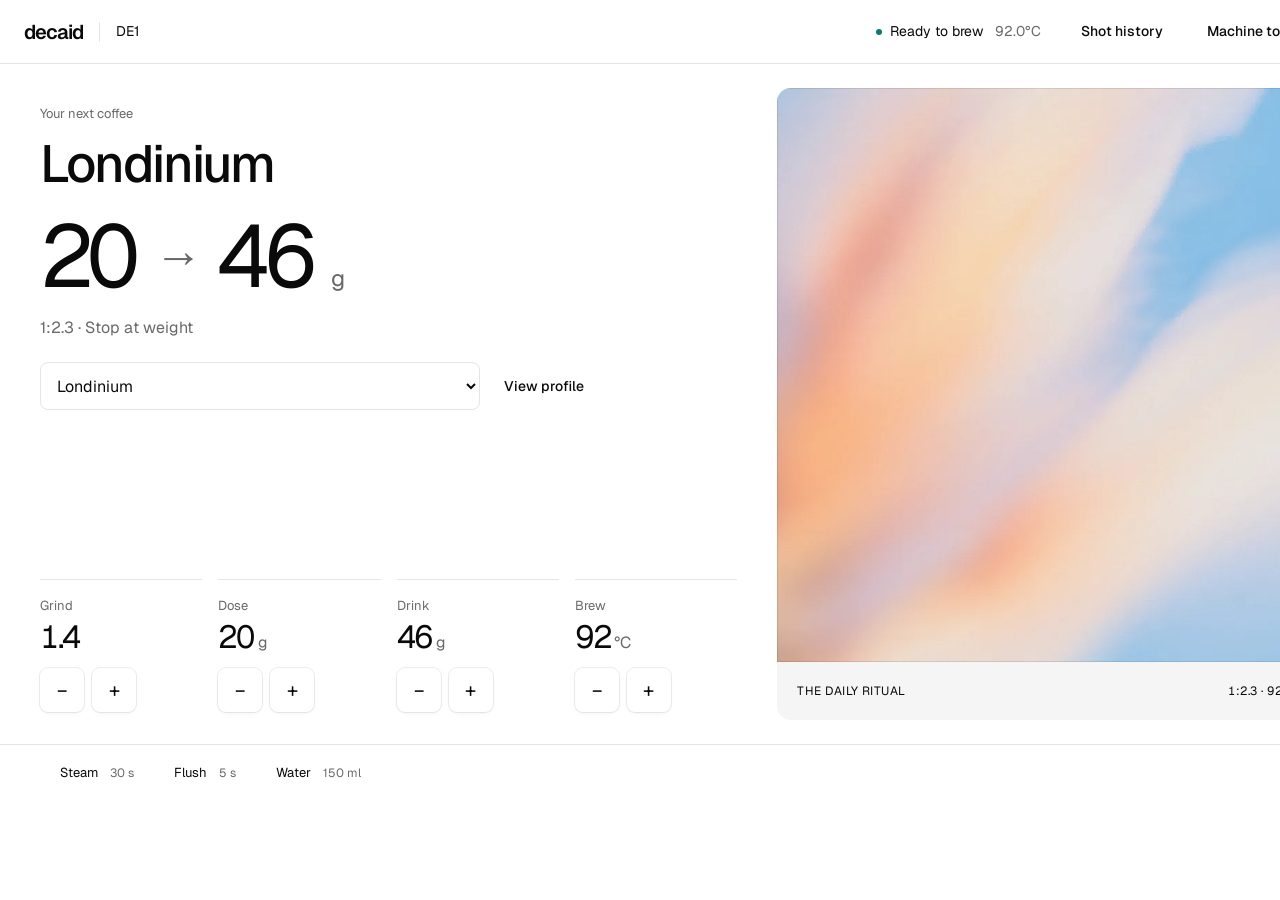
<file: proto/brew-directions/figma-screen.html>
<!DOCTYPE html><html lang="en"><head><meta charset="utf-8"><meta name="viewport" content="width=device-width,initial-scale=1"><link rel="icon" href="data:,"><title>Decaid · Brew directions</title><link rel="stylesheet" href="/src/css/fonts-geist.css"><link rel="stylesheet" href="screen.css"><link rel="stylesheet" href="round-two.css"><script src="https://mcp.figma.com/mcp/html-to-design/capture.js" async></script><style>#canvas{width:1340px!important;height:800px!important;transform:none!important}html,body{width:1340px!important;height:800px!important;overflow:visible!important}</style><style>@font-face{font-family:Geist;font-style:normal;font-weight:100 900;src:url('/src/ui/fonts/geist/geist-latin-wght-normal.woff2') format('woff2')}#canvas,#canvas *{font-family:Geist,Arial,sans-serif!important}</style></head><body><div id="canvas"></div><dialog id="dialog" aria-label="Prototype controls"></dialog><script type="module" src="app.js"></script></body></html>
</file>
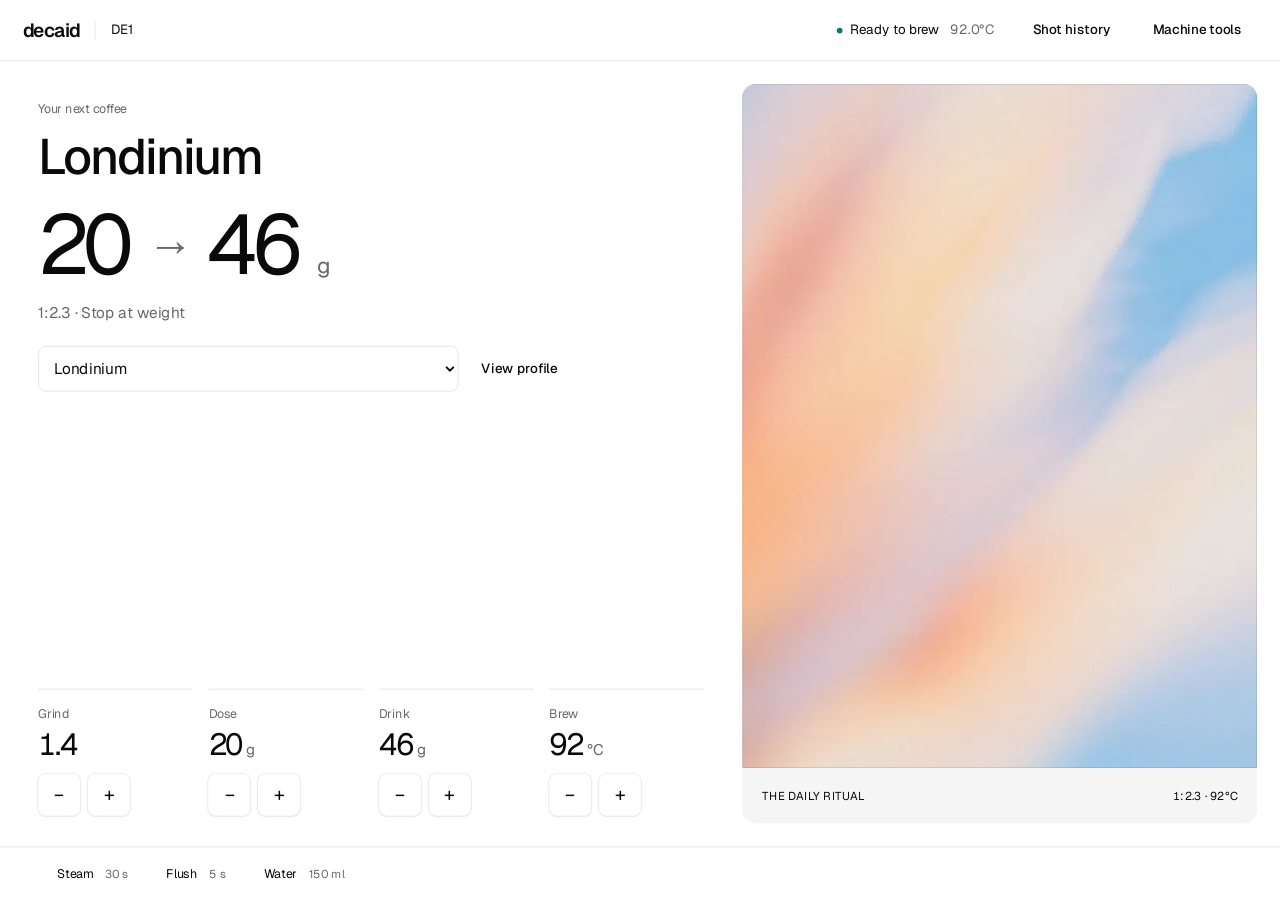
<file: proto/brew-directions/screen.html>
<!DOCTYPE html><html lang="en"><head><meta charset="utf-8"><meta name="viewport" content="width=device-width,initial-scale=1"><link rel="icon" href="data:,"><title>Decaid · Brew directions</title><link rel="stylesheet" href="/src/css/fonts-geist.css"><link rel="stylesheet" href="screen.css"><link rel="stylesheet" href="round-two.css"></head><body><div id="canvas"></div><dialog id="dialog" aria-label="Prototype controls"></dialog><script type="module" src="app.js"></script></body></html>
</file>
<file: src/css/fonts-geist.css>
/* Geist Variable, SIL OFL. Subsets copied from @fontsource-variable/geist@5.2.8
   so the tablet never requests a font host. Scoped where home-skin.css applies it. */
@font-face {
    font-family: 'Geist Variable';
    font-style: normal;
    font-display: swap;
    font-weight: 100 900;
    src: url('../ui/fonts/geist/geist-cyrillic-wght-normal.woff2') format('woff2-variations');
    unicode-range: U+0301, U+0400-045F, U+0490-0491, U+04B0-04B1, U+2116;
}

@font-face {
    font-family: 'Geist Variable';
    font-style: normal;
    font-display: swap;
    font-weight: 100 900;
    src: url('../ui/fonts/geist/geist-latin-ext-wght-normal.woff2') format('woff2-variations');
    unicode-range: U+0100-02BA, U+02BD-02C5, U+02C7-02CC, U+02CE-02D7, U+02DD-02FF, U+0304, U+0308, U+0329, U+1D00-1DBF, U+1E00-1E9F, U+1EF2-1EFF, U+2020, U+20A0-20AB, U+20AD-20C0, U+2113, U+2C60-2C7F, U+A720-A7FF;
}

@font-face {
    font-family: 'Geist Variable';
    font-style: normal;
    font-display: swap;
    font-weight: 100 900;
    src: url('../ui/fonts/geist/geist-latin-wght-normal.woff2') format('woff2-variations');
    unicode-range: U+0000-00FF, U+0131, U+0152-0153, U+02BB-02BC, U+02C6, U+02DA, U+02DC, U+0304, U+0308, U+0329, U+2000-206F, U+20AC, U+2122, U+2191, U+2193, U+2212, U+2215, U+FEFF, U+FFFD;
}
</file>
<file: proto/brew-directions/screen.css>
:root{--sk-bg:#fff;--sk-fg:#0a0a0a;--sk-muted:oklch(.522 0 0);--sk-line:#e5e5e5;--sk-soft:#f5f5f5;--sk-card:#fff;--sk-selected:#d4d4d4;--sk-on:#3a3a3a;--shot-pressure:#0d7a6f;--shot-flow:#3a4fc4;--shot-temp:#c2413b;--shot-weight:#8a6230;--sk-ring:0 0 0 1px rgb(10 10 10 / .1);--shadow:0 0 0 1px rgb(0 0 0 / .07),0 1px 3px rgb(0 0 0 / .04),0 4px 10px -4px rgb(0 0 0 / .04);--hairline:1px;--type-caption:13px;--type-label:14px;--type-body:16px;--type-title:24px;--type-display:40px;--type-number:56px;--type-hero:88px}
[data-theme=dark]{--sk-bg:#0a0a0a;--sk-fg:#fafafa;--sk-muted:#a3a3a3;--sk-line:#262626;--sk-soft:#171717;--sk-card:#141414;--sk-selected:#5c5c5c;--sk-on:#f4f4f4;--shot-pressure:#3d9e90;--shot-flow:#8b9aef;--shot-temp:#f0a09a;--shot-weight:#c4a27a;--sk-ring:0 0 0 1px rgb(250 250 250 / .12);--shadow:var(--sk-ring);color-scheme:dark}
@media(min-resolution:192dpi){:root{--hairline:.5px}}
*{box-sizing:border-box}body{margin:0;overflow:hidden;background:var(--sk-bg);color:var(--sk-fg);font:var(--type-body)/1.5 'Geist Variable',Arial,sans-serif;font-synthesis:none;-webkit-font-smoothing:antialiased}#canvas{transform-origin:top left;position:absolute;inset:0}.app{height:100%;display:flex;flex-direction:column;overflow:hidden}h1,h2,h3,p{margin:0}h1,h2,h3{font-weight:500;line-height:1.15;text-wrap:balance;letter-spacing:-.035em;overflow-wrap:break-word}h1{font-size:var(--type-display)}h2{font-size:var(--type-title)}h3{font-size:18px}button,input,select{font:inherit;color:inherit;touch-action:manipulation}button{cursor:pointer}button:focus-visible,input:focus-visible,select:focus-visible{outline:2px solid var(--sk-muted);outline-offset:3px}button:disabled{background:var(--sk-soft);color:var(--sk-muted);cursor:not-allowed;box-shadow:none}button:active:not(:disabled){transform:scale(.96)}button{transition:transform 150ms cubic-bezier(.32,.72,0,1)}button:disabled:active{transform:none}select{height:48px;width:100%;max-width:100%;padding:0 36px 0 12px;border:1px solid var(--sk-line);border-radius:8px;background:var(--sk-card);font-size:16px;text-overflow:ellipsis}input{font-size:16px}input[type=checkbox]{width:20px;height:20px;accent-color:var(--sk-fg);margin:0;flex:none}strong,b{font-weight:500}small{font-size:var(--type-label)}img{object-fit:cover;outline:1px solid rgb(0 0 0 / .1);outline-offset:-1px}[data-theme=dark] img{outline-color:rgb(255 255 255 / .1)}.muted,.unit{color:var(--sk-muted)}.muted{font-size:var(--type-label);line-height:1.5}.eyebrow{display:block;font-size:var(--type-caption);color:var(--sk-muted);line-height:1.5}.sr-only{position:absolute;width:1px;height:1px;overflow:hidden;clip-path:inset(50%);white-space:nowrap}.btn{display:inline-flex;align-items:center;justify-content:center;gap:12px;min-width:44px;min-height:44px;padding:0 16px;background:var(--sk-card);border:0;border-radius:8px;font-size:var(--type-label);font-weight:500;white-space:nowrap;box-shadow:var(--shadow)}.primary{background:var(--sk-fg);color:var(--sk-bg);min-height:56px;font-size:16px;justify-content:space-between}.secondary{box-shadow:var(--sk-ring)}.ghost,.text-btn{background:transparent;box-shadow:none}.text-btn{padding:0;min-height:44px}.stop{background:oklch(.95 .025 20);color:oklch(.46 .17 20);min-height:56px;min-width:130px;font-size:16px;box-shadow:none}.step{width:44px;height:44px;min-width:44px;padding:0;font-size:20px;font-weight:400}.app-header{height:64px;flex:none;border-bottom:var(--hairline) solid var(--sk-line);display:flex;align-items:center;gap:24px;padding:0 24px}.brand{display:flex;align-items:center;gap:16px;font-size:20px;font-weight:600;letter-spacing:-1px}.brand-divider{width:1px;height:20px;background:var(--sk-line)}.device{font-size:14px;font-weight:400;letter-spacing:0}.header-end{margin-left:auto;display:flex;align-items:center;gap:12px}.connection{display:flex;align-items:center;gap:8px;font-size:14px;white-space:nowrap}.connection i{width:6px;height:6px;background:var(--shot-pressure);border-radius:50%}.offline{color:var(--shot-temp)}.header-temp{font-size:14px;color:var(--sk-muted);margin-right:12px}.section-heading{display:flex;align-items:center;justify-content:space-between;gap:20px}.recipe-field{display:flex;align-items:center;justify-content:space-between;gap:16px;padding:20px 0;border-bottom:var(--hairline) solid var(--sk-line);min-width:0}.recipe-value{display:flex;align-items:baseline;gap:4px;font-size:var(--type-display);line-height:1.15;letter-spacing:-.04em;font-variant-numeric:tabular-nums}.recipe-value .unit{font-size:16px;letter-spacing:0}.steppers{display:flex;gap:8px;flex:none}.profile-select{display:block;min-width:0}.recipe-bottom{display:flex;flex-direction:column;gap:20px;margin-top:auto;padding-top:24px}.recipe-bottom>.primary{width:100%}.services{display:flex;gap:8px;align-items:center;justify-content:space-between}.services .btn{padding:0 8px;font-weight:400;font-size:13px}.services span{color:var(--sk-muted);font-size:12px}.telemetry{display:grid;grid-template-columns:repeat(4,minmax(0,1fr));gap:24px;padding:20px 0}.telemetry-cell{font-variant-numeric:tabular-nums}.telemetry-cell>div{display:flex;align-items:baseline;gap:6px;font-size:32px;line-height:1.3;letter-spacing:-.04em}.telemetry-cell small{color:var(--sk-muted);font-size:14px;letter-spacing:0}.telemetry.large .telemetry-cell>div{font-size:var(--type-number);font-weight:400}.plot{flex:1;min-height:180px;width:100%;position:relative}.plot svg{display:block;width:100%;height:100%;overflow:visible}.grid path{stroke:var(--sk-line);stroke-width:1;fill:none}.grid text{fill:var(--sk-muted);font:12px 'Geist Variable',sans-serif}.line,.reference{fill:none;stroke-width:2.25;stroke-linecap:round;stroke-linejoin:round;vector-effect:non-scaling-stroke}.line.pressure{stroke:var(--shot-pressure)}.line.flow{stroke:var(--shot-flow)}.line.temp{stroke:var(--shot-temp)}.line.weight{stroke:var(--shot-weight)}.reference{stroke:var(--sk-muted);stroke-width:1.5;stroke-dasharray:5 5}.cursor{stroke:var(--sk-muted);stroke-width:1;stroke-dasharray:3 4;fill:none}.legend{display:flex;align-items:center;gap:20px;font-size:12px;color:var(--sk-muted);flex-wrap:wrap}.legend span{display:flex;align-items:center;gap:6px}.legend i{width:14px;height:2px;display:block;background:var(--sk-muted)}.legend .pressure i{background:var(--shot-pressure)}.legend .flow i{background:var(--shot-flow)}.legend .temperature i{background:var(--shot-temp)}.legend .weight i{background:var(--shot-weight)}.legend i.dashed{background:transparent;border-top:2px dashed var(--sk-muted)}.phases{display:flex;justify-content:space-between;gap:12px;padding:24px 0 16px;font-size:13px;color:var(--sk-muted);border-bottom:var(--hairline) solid var(--sk-line)}.phases b{padding-right:8px;color:var(--sk-fg)}.phases .current{color:var(--sk-fg)}.phases .current b{color:var(--shot-pressure)}.plot-bottom{display:flex;justify-content:space-between;color:var(--sk-muted);font-size:13px;padding-top:16px}.time-readout{font-size:40px;letter-spacing:-.04em;font-variant-numeric:tabular-nums}.time-readout small{margin-left:4px;color:var(--sk-muted)}.brew-actions{display:flex;gap:12px}.machine-footer,.instrument-footer{height:48px;flex:none;display:flex;align-items:center;gap:28px;padding:0 24px;border-top:var(--hairline) solid var(--sk-line);font-size:13px;color:var(--sk-muted)}.machine-footer b,.instrument-footer b{color:var(--sk-fg);margin-left:8px;font-weight:400}.footer-end{margin-left:auto}.instrument-body{display:flex;flex:1;min-height:0}.instrument-recipe{flex:none;width:332px;padding:20px 24px;background:var(--sk-soft);display:flex;flex-direction:column;gap:8px;overflow:auto}.instrument-recipe h1{font-size:28px;min-height:36px}.instrument-recipe .profile-select{margin-top:12px}.instrument-recipe .recipe-field{padding:16px 0}.instrument-recipe .recipe-value{font-size:36px}.instrument-main{flex:1;min-width:0;display:flex;flex-direction:column;padding:32px 40px;gap:12px}.instrument-main .section-heading h2{margin-top:6px}.instrument-footer{background:var(--sk-bg)}
/* Focus keeps one large reading in the visual center. */
.focus-main{flex:1;min-height:0;display:flex;flex-direction:column}.focus-home{display:grid;grid-template-columns:1fr 42%;flex:1;min-height:0}.focus-recipe{padding:56px 60px 40px;display:flex;flex-direction:column;gap:14px;min-width:0}.focus-recipe h1{font-size:56px;line-height:1.08;max-width:650px}.focus-ratio{display:flex;align-items:baseline;gap:20px;font-size:var(--type-hero);line-height:1.1;letter-spacing:-.065em;font-variant-numeric:tabular-nums;margin-top:12px}.focus-ratio>span{font-size:48px;color:var(--sk-muted);align-self:center}.focus-ratio>small{font-size:24px;color:var(--sk-muted);letter-spacing:0}.focus-description{font-size:16px;color:var(--sk-muted);margin-bottom:10px}.focus-recipe .profile-select{max-width:440px}.focus-fields{display:grid;grid-template-columns:repeat(3,minmax(0,1fr));gap:24px;margin-top:auto;padding-top:24px}.focus-fields .recipe-field{display:block;border-top:var(--hairline) solid var(--sk-line);border-bottom:0;padding:20px 0 0}.focus-fields .recipe-value{font-size:36px;margin:4px 0 12px}.focus-cta{display:flex;align-items:center;gap:24px;padding-top:12px}.focus-cta .primary{min-width:260px}.focus-photo{margin:24px 24px 24px 0;border-radius:14px;overflow:hidden;display:flex;flex-direction:column;background:var(--sk-soft)}.focus-photo img{width:100%;height:0;flex:1;object-position:50% 50%}.photo-caption{display:flex;justify-content:space-between;padding:20px;font-size:12px;letter-spacing:.04em}.focus>.services{height:56px;padding:0 52px;border-top:var(--hairline) solid var(--sk-line);justify-content:flex-start;gap:24px}.focus-extract{flex:1;display:flex;flex-direction:column;padding:36px 60px}.focus-shot-heading{display:flex;justify-content:space-between;align-items:baseline}.focus-shot-heading h1{font-size:20px;letter-spacing:-.02em;max-width:600px}.focus-extract-center{margin:auto;display:flex;flex-direction:column;align-items:center}.giant-weight{font-size:176px;line-height:1.05;letter-spacing:-.075em;font-variant-numeric:tabular-nums;font-weight:400}.giant-weight small{font-size:48px;letter-spacing:-.03em;margin-left:12px}.focus-target{font-size:18px;color:var(--sk-muted);margin-top:8px}.weight-track{height:3px;width:440px;background:var(--sk-line);margin:32px 0}.weight-track i{height:100%;width:100%;display:block;background:var(--sk-fg);transform-origin:left center}.focus-secondary{display:flex;gap:56px;color:var(--sk-muted);font-size:16px;align-items:baseline}.focus-secondary b{font-size:40px;color:var(--sk-fg);letter-spacing:-.04em;font-weight:400;font-variant-numeric:tabular-nums}.phase-caption{font-size:14px;color:var(--sk-muted);margin-top:20px}.focus-bottom{display:flex;justify-content:space-between;align-items:center}.focus-review{display:grid;grid-template-columns:1fr 1fr;gap:64px;padding:56px 60px;flex:1}.focus-review-chart{display:flex;flex-direction:column;justify-content:center;gap:16px}.focus-review-chart .plot{flex:none;height:260px}
/* Sequence trades simultaneous tools for a clear next step. */
.sequence-steps{display:flex;flex:none;gap:24px;padding:24px 40px;border-bottom:var(--hairline) solid var(--sk-line)}.sequence-steps>span{display:flex;align-items:center;gap:12px;flex:1;color:var(--sk-muted);font-size:16px}.sequence-steps b{font-size:13px;width:32px;height:32px;display:flex;align-items:center;justify-content:center;border-radius:50%;background:var(--sk-soft);font-weight:400}.sequence-steps [aria-current]{color:var(--sk-fg)}.sequence-steps [aria-current] b{background:var(--sk-fg);color:var(--sk-bg)}.step-rule{height:1px;background:var(--sk-line);flex:1;margin-left:12px}.sequence-body{flex:1;min-height:0;display:grid;grid-template-columns:1.5fr 1fr}.sequence-primary{display:flex;flex-direction:column;min-height:0;gap:12px;padding:32px 48px;overflow:auto}.sequence-primary>h1{font-size:40px}.sequence-intro{font-size:16px;color:var(--sk-muted)}.sequence-primary>.profile-select{margin-top:12px}.sequence-fields{display:grid;grid-template-columns:1fr 1fr;column-gap:32px}.sequence-fields .recipe-value{font-size:36px}.sequence-fields .recipe-field{padding:12px 0}.checklist{display:flex;flex-direction:column;gap:0;margin-top:12px}.checklist label{min-height:44px;display:flex;align-items:center;gap:12px;font-size:14px;cursor:pointer}.sequence-next{margin-top:auto;display:flex;align-items:center;gap:20px;padding-top:20px;flex-wrap:wrap}.sequence-next .primary{min-width:260px}.sequence-aside{background:var(--sk-soft);padding:32px 40px;display:flex;flex-direction:column;gap:20px;overflow:auto}.sequence-photo{width:100%;height:220px;border-radius:8px}.sequence-aside h2{font-size:32px}.sequence-spec{display:flex;flex-direction:column;gap:12px;font-size:14px}.sequence-spec>span{display:flex;justify-content:space-between;padding-bottom:12px;border-bottom:var(--hairline) solid var(--sk-line);color:var(--sk-muted)}.sequence-spec b{color:var(--sk-fg)}.sequence-aside>.secondary{align-self:flex-start}.phase-list{display:flex;flex-direction:column;margin:12px 0;gap:32px}.phase-list>div{display:flex;gap:20px;color:var(--sk-muted)}.phase-list h3{color:var(--sk-fg);font-size:20px}.phase-list p{font-size:14px;margin-top:8px}.phase-list>div>span{font-size:13px;padding-top:2px}.phase-list .active{color:var(--shot-pressure)}.sequence-tip{margin-top:auto;padding-top:24px;border-top:var(--hairline) solid var(--sk-line)}.sequence-tip strong{font-size:64px;font-weight:400;letter-spacing:-.05em;font-variant-numeric:tabular-nums}.sequence-tip small{font-size:24px;color:var(--sk-muted)}.sequence-time{font-size:40px;font-variant-numeric:tabular-nums}.sequence-time small{font-size:16px;color:var(--sk-muted)}.sequence-primary .telemetry.large .telemetry-cell>div{font-size:40px}.sequence-primary .telemetry{gap:16px;padding:16px 0}.sequence-primary .plot{min-height:160px}.sequence-aside .plot.small{height:170px;flex:none;min-height:0}
/* Workbench leaves the spatial layout stable from preparation to extraction. */
.workbench-body{display:grid;grid-template-columns:236px minmax(0,1fr) 260px;flex:1;min-height:0}.workbench-profiles{display:flex;flex-direction:column;padding:16px;background:var(--sk-soft);gap:16px;overflow:auto}.profile-list{display:flex;flex-direction:column;gap:4px}.profile-row{min-height:56px;border:0;border-radius:8px;background:transparent;display:flex;align-items:center;text-align:left;padding:8px 12px;gap:12px;font-size:14px;line-height:1.35;min-width:0;width:100%}.profile-row>span:nth-child(2){flex:1;overflow-wrap:anywhere}.profile-row.selected{background:var(--sk-card);box-shadow:var(--sk-ring)}.profile-index{font-size:12px;color:var(--sk-muted)}.workbench-photo{width:100%;height:150px;border-radius:8px}.workbench-profile-footer{margin-top:auto;display:flex;flex-direction:column;gap:12px;min-width:0}.workbench-profile-footer h3{font-size:20px}.workbench-profile-footer .btn{align-self:flex-start}.workbench-center{display:flex;flex-direction:column;padding:24px;gap:12px;min-width:0;min-height:0}.workbench-title{display:flex;align-items:center;justify-content:space-between;gap:20px}.workbench-title h1{font-size:28px;margin-top:6px;max-width:470px}.workbench-title .primary{min-height:48px}.workbench-title .stop{min-height:48px;min-width:100px}.workbench-title .brew-actions{gap:8px}.workbench-title .brew-actions>.secondary{padding:0 12px}.workbench-recipe{display:grid;grid-template-columns:repeat(4,minmax(0,1fr));column-gap:16px}.workbench-recipe .recipe-field{display:block;padding:16px 0}.workbench-recipe .recipe-value{font-size:28px;margin-bottom:12px}.workbench-recipe .steppers{gap:8px}.workbench-recipe .step{width:44px;height:44px}.workbench-center .telemetry{padding:4px 0;gap:12px}.workbench-center .plot{min-height:150px}.workbench-center .phases{padding:8px 0 16px;gap:8px;font-size:12px}.workbench-center .phases b{padding-right:4px}.workbench-center>.services{margin-top:auto}.workbench-history{border-left:var(--hairline) solid var(--sk-line);padding:24px 16px;display:flex;flex-direction:column;gap:16px;min-height:0}.compare-toggle{display:flex;align-items:center;gap:8px;font-size:13px;min-height:44px;cursor:pointer}.shot-list{display:flex;flex-direction:column;gap:4px}.shot{display:flex;width:100%;justify-content:space-between;align-items:center;gap:12px;min-height:76px;padding:12px 8px;text-align:left;border:0;border-radius:8px;background:transparent;font-size:13px}.shot.selected{background:var(--sk-soft)}.shot>span:first-child{min-width:0}.shot b{display:block;font-weight:400}.shot small{display:block;font-size:12px;color:var(--sk-muted);margin-top:4px}.shot-numbers{text-align:right;font-variant-numeric:tabular-nums;white-space:nowrap}.history-scroll{flex:1;min-height:0;overflow:auto}.comparison-result{border-top:var(--hairline) solid var(--sk-line);padding-top:20px;display:flex;flex-direction:column;gap:12px;font-size:14px}.comparison-result>div{display:flex;justify-content:space-between}.comparison-result>div span{color:var(--sk-muted)}.empty{padding:24px 0;display:flex;flex-direction:column;gap:16px}.empty h3{font-size:20px}.empty p{font-size:14px;color:var(--sk-muted)}.empty .btn{align-self:flex-start}
.review-content{display:flex;flex-direction:column;gap:16px;justify-content:center;flex:1;min-width:0}.review-content h1{font-size:40px;max-width:540px}.review-numbers{display:flex;gap:48px;padding:16px 0}.review-numbers strong{font-size:72px;letter-spacing:-.06em;line-height:1.2;font-variant-numeric:tabular-nums;font-weight:400}.review-numbers small{font-size:24px;margin-left:8px;letter-spacing:0}.taste{border:0;padding:0;margin:0;display:flex;gap:8px}.taste legend{font-size:14px;padding:0;margin-bottom:12px}.taste .selected{background:var(--sk-soft);box-shadow:var(--sk-ring)}.taste-note{color:var(--sk-muted);font-size:14px;min-height:24px}.review-content>.primary{align-self:flex-start;min-width:260px;margin-top:8px}dialog{border:0;border-radius:16px;padding:32px;max-height:80vh;width:560px;max-width:calc(100vw - 32px);color:var(--sk-fg);background:var(--sk-bg);box-shadow:0 12px 40px rgb(0 0 0 / .2);font:16px/1.5 'Geist Variable',sans-serif}dialog::backdrop{background:rgb(0 0 0 / .3)}dialog h2{font-size:24px;letter-spacing:-.03em;margin-bottom:12px}dialog>.section-heading{margin-bottom:20px}dialog .plot{height:250px;margin:24px 0}dialog .dialog-fields{display:flex;flex-direction:column;gap:16px}dialog .profile-list{max-height:50vh;overflow:auto}dialog .profile-row{min-height:56px}dialog .recipe-field{padding:12px 0}dialog .dialog-service{display:flex;align-items:center;justify-content:space-between;gap:16px}dialog .notice{font-size:14px;background:var(--sk-soft);padding:16px;border-radius:8px;margin:16px 0}dialog .primary{margin-top:20px}.service-readout{font-size:32px;font-variant-numeric:tabular-nums}.dialog-graph{width:100%}@media(hover:hover) and (pointer:fine){.btn:hover:not(:disabled),.profile-row:hover,.shot:hover{background:var(--sk-soft)}.btn.primary:hover:not(:disabled){background:var(--sk-on);color:var(--sk-bg)}.btn.stop:hover{background:oklch(.91 .04 20)}}@media(prefers-reduced-motion:reduce){*,*::before,*::after{animation:none!important;transition:none!important}}

.instrument-recipe{gap:6px}.instrument-recipe .profile-select{margin-top:4px}.instrument-recipe .recipe-field{padding:14px 0}.instrument-recipe .recipe-bottom{gap:12px;padding-top:16px}.focus-recipe.long-title h1{font-size:36px;max-width:600px}.focus-recipe.long-title{gap:10px}.focus-recipe.long-title .focus-ratio{font-size:72px}.focus-recipe.long-title .focus-description{margin-bottom:4px}
</file>
<file: proto/brew-directions/round-two.css>
/* Round two stays on the existing monochrome, Geist and chart-series tokens. */
.recipe-summary{font-size:14px;color:var(--sk-muted);margin-top:10px;font-variant-numeric:tabular-nums}.recipe-summary>span{padding:0 8px}.phase-badge{display:inline-flex;align-items:center;gap:8px;color:var(--shot-pressure);font-size:14px;white-space:nowrap}.phase-badge::before{content:'';width:6px;height:6px;display:block;background:currentColor;border-radius:50%}.live-number{min-width:0;font-variant-numeric:tabular-nums}.live-number>div{font-size:40px;letter-spacing:-.045em;line-height:1.15;margin-top:8px;display:flex;align-items:baseline;gap:5px}.live-number small{font-size:14px;color:var(--sk-muted);letter-spacing:0}.live-number.major>div{font-size:64px;font-weight:400}.live-number.major small{font-size:20px}.favourite-card{display:flex;align-items:flex-start;text-align:left;min-height:56px;flex:none;position:relative;border:0;background:var(--sk-soft);border-radius:12px;padding:14px 12px;gap:8px;font-size:14px;line-height:1.4;min-width:0;overflow:hidden}.favourite-name{overflow-wrap:break-word;min-width:0}.favourite-index{font-size:12px;color:var(--sk-muted);padding-top:1px}.favourite-art{background-size:cover;background-position:center;border-radius:7px;outline:1px solid rgb(0 0 0 / .06);outline-offset:-1px}.empty-favourites h3{font-size:20px}.empty-favourites{justify-content:center}.empty-favourites .btn{white-space:normal}
/* Studio keeps Focus's typographic Home and Instrument's full monitoring view. */
.studio.focus .focus-home{grid-template-columns:minmax(0,1fr) 42%}.studio.focus .focus-recipe{padding:40px 40px 32px;gap:12px}.studio.focus .focus-recipe h1{font-size:52px}.studio.focus .focus-recipe.long-title h1{font-size:36px;max-width:690px}.studio.focus .focus-ratio{margin-top:4px}.studio.focus .focus-fields{grid-template-columns:repeat(4,minmax(0,1fr));gap:16px}.studio.focus .focus-fields .recipe-value{font-size:32px}.studio.focus .focus-fields .recipe-field{padding-top:16px}.studio.focus .focus-cta{padding-top:20px}.studio.instrument .instrument-recipe .recipe-value{font-size:32px}.studio.instrument .instrument-main{padding-inline:36px}
/* Sequence's content carries the progression; the top stepper is absent. */
.sequence-refined .sequence-primary{padding:40px 48px;gap:16px}.sequence-refined .sequence-primary>h1{font-size:44px}.sequence-refined .sequence-aside{padding:40px}.sequence-refined .sequence-photo{height:260px}.sequence-refined .sequence-fields .recipe-field{padding:16px 0}.sequence-refined .checklist{gap:8px;margin-top:16px}.sequence-refined .sequence-next{padding-top:24px}.sequence-refined .sequence-primary>.plot{min-height:220px}.sequence-refined .phase-list{gap:36px}.sequence-refined .sequence-primary .review-content h1{font-size:40px}
/* Panorama gives the recipe a horizontal shelf and the graph the whole stage. */
.panorama>.profile-shelf{display:grid;grid-template-columns:repeat(5,minmax(0,1fr));gap:12px;padding:16px 24px;border-bottom:var(--hairline) solid var(--sk-line);flex:none}.panorama>.profile-shelf .favourite-card{min-height:64px;padding:12px;align-items:center;border-radius:10px;background:transparent;gap:10px}.panorama>.profile-shelf .favourite-card.selected{background:var(--sk-soft);box-shadow:var(--sk-ring)}.panorama>.profile-shelf .favourite-name{flex:1;font-size:13px}.panorama>.profile-shelf .favourite-art{width:40px;height:40px;flex:none}.panorama>.profile-shelf .favourite-index{display:none}.panorama>.empty-favourites{display:flex;flex-direction:row;align-items:center;justify-content:flex-start;min-height:96px;gap:24px}.panorama>.empty-favourites h3{font-size:20px}.panorama>.empty-favourites .btn{margin-left:auto}.panorama-home{flex:1;min-height:0;display:grid;grid-template-columns:1fr 1fr;gap:48px;padding:32px 40px}.panorama-hero{display:flex;flex-direction:column;gap:12px;min-width:0}.panorama-hero h1{font-size:52px;letter-spacing:-.045em;line-height:1.08;max-width:620px}.panorama-hero.long-title h1{font-size:36px}.panorama-ratio{display:flex;align-items:baseline;gap:12px;font-size:80px;line-height:1.1;letter-spacing:-.06em;font-variant-numeric:tabular-nums;margin-top:4px}.panorama-ratio>small{font-size:24px;letter-spacing:0;color:var(--sk-muted)}.panorama-ratio>span{font-size:40px;align-self:center;color:var(--sk-muted);margin:0 8px}.panorama-home-bottom{margin-top:auto;display:flex;align-items:center;justify-content:space-between;gap:16px;flex-wrap:wrap}.panorama-home-bottom .services{gap:8px}.panorama-home-bottom>.text-btn{font-size:12px;color:var(--sk-muted)}.profile-score{display:flex;flex-direction:column;gap:16px;min-width:0;min-height:0;padding:24px;border-radius:14px;background:var(--sk-soft)}.profile-score h2{font-size:24px;margin-top:4px}.profile-score>.section-heading{gap:16px;align-items:flex-start}.profile-score .text-btn{flex:none;font-size:13px}.score-plot{position:relative;flex:1;min-height:120px;isolation:isolate}.score-plot svg{position:absolute;inset:0;width:100%;height:100%;overflow:visible}.score-line{fill:none;stroke:var(--shot-pressure);stroke-width:2.5;vector-effect:non-scaling-stroke;stroke-linecap:round;stroke-linejoin:round}.score-baseline{fill:none;stroke:var(--sk-line);stroke-width:1;vector-effect:non-scaling-stroke}.score-zones{position:absolute;inset:12% 3% 12% 6%;display:grid;grid-template-columns:5fr 4fr 17fr 9fr;gap:2px}.score-zones>span{background:var(--sk-card);border-radius:4px}.score-labels{display:grid;grid-template-columns:repeat(4,minmax(0,1fr));gap:12px;color:var(--sk-muted);font-size:13px}.score-labels small{display:block;margin-top:4px;font-size:12px}.panorama-recipe-dock{flex:none;display:grid;grid-template-columns:repeat(4,minmax(0,1fr));gap:40px;border-top:var(--hairline) solid var(--sk-line);padding:20px 32px;background:var(--sk-bg)}.panorama-recipe-dock .recipe-field{display:flex;align-items:center;border:0;padding:0;gap:16px}.panorama-recipe-dock .recipe-value{font-size:36px;margin:4px 0 0}.panorama-recipe-dock .steppers{gap:8px}.panorama-title{display:flex;align-items:center;justify-content:space-between;gap:32px;padding:24px 40px 16px;flex:none}.panorama-title h1{font-size:32px;margin-top:4px;max-width:780px}.panorama-title .recipe-summary{margin-top:8px}.panorama-live-action{display:flex;align-items:center;gap:32px;flex:none}.panorama-extraction{display:flex;flex:1;min-height:0;flex-direction:column;padding:0 32px 24px;gap:8px}.panorama-phase-strip{display:grid;grid-template-columns:5fr 4fr 17fr 9fr;gap:4px;padding:0 28px 0 5.8%;min-height:36px;flex:none}.panorama-phase-strip>span{display:flex;align-items:center;padding:0 12px;font-size:12px;color:var(--sk-muted);background:var(--sk-soft)}.panorama-phase-strip .current{color:var(--sk-fg);background:var(--sk-selected)}.panorama-extraction .plot{min-height:200px}.panorama-extraction>.legend{padding:12px 0 0 5.8%}.panorama-reading-dock{display:grid;grid-template-columns:1fr 1fr 1fr 1.15fr 1.15fr;border-top:var(--hairline) solid var(--sk-line);padding:24px 40px;gap:24px;flex:none}.panorama-reading-dock>.live-number{padding-right:24px;border-right:var(--hairline) solid var(--sk-line)}.panorama-reading-dock>.live-number:last-child{border-right:0;padding-right:0}.panorama-reading-dock .live-number>div{font-size:48px}.panorama-reading-dock .live-number.major>div{font-size:64px}.panorama-review{display:grid;grid-template-columns:1fr 1fr;gap:64px;padding:48px 64px;flex:1;min-height:0}.panorama-review-plot{display:flex;flex-direction:column;justify-content:center;gap:24px}.panorama-review-plot .plot{height:280px;flex:none}
@media(hover:hover) and (pointer:fine){.favourite-card:hover{background:var(--sk-soft)}.favourite-card.selected:hover{background:var(--sk-card)}}

[data-theme=dark] .favourite-art{outline-color:rgb(255 255 255 / .1)}

.studio-profile-row{display:flex;align-items:center;gap:24px}.studio-profile-row .profile-select{flex:1;max-width:440px}.studio-profile-row>.text-btn{flex:none}.studio.focus .focus-fields{padding-top:32px}.studio.focus .focus-photo{pointer-events:none;user-select:none}.studio.focus .photo-caption{font-variant-numeric:tabular-nums}.panorama-recipe-dock .steppers{flex:none}
</file>
